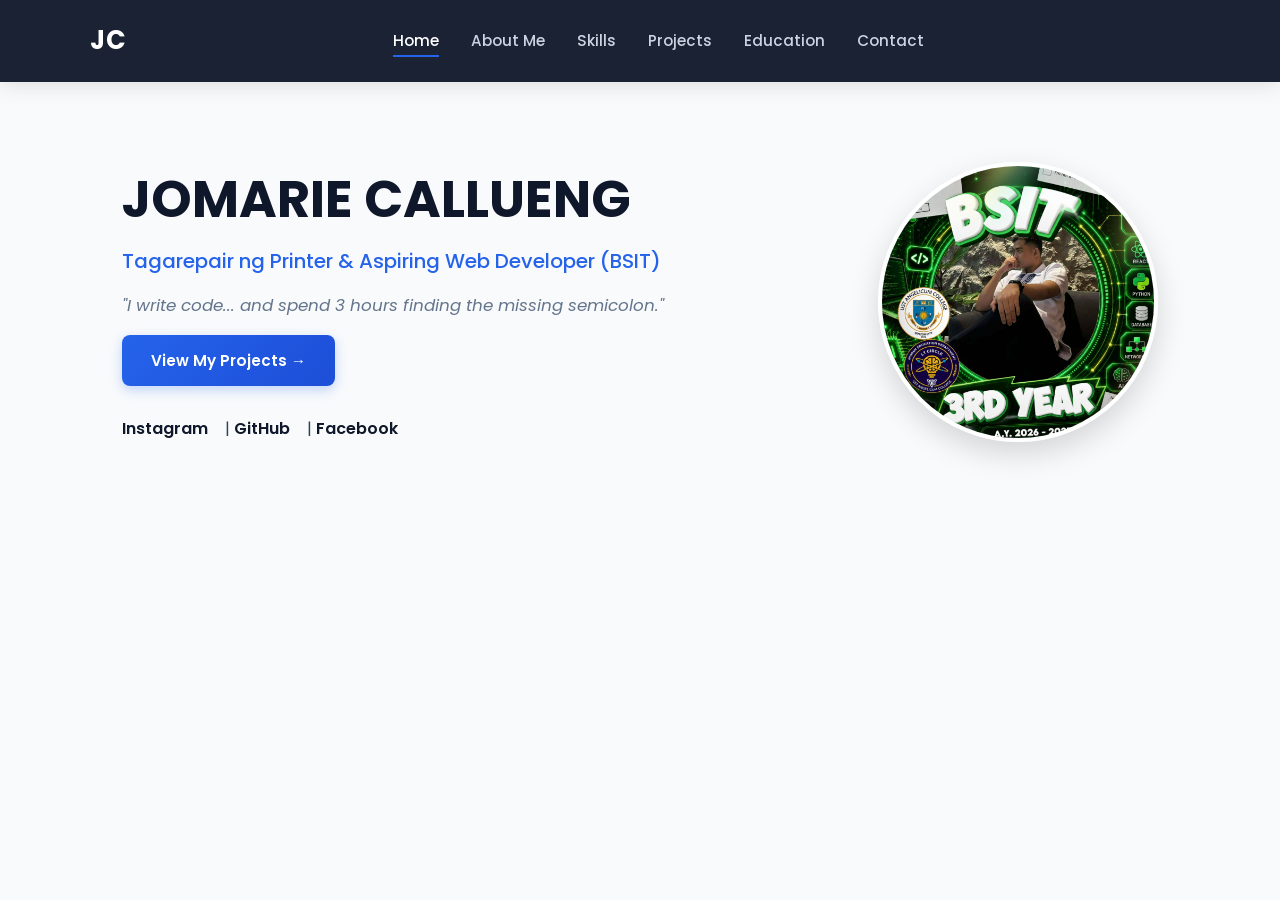
<file: index.html>
<!DOCTYPE html>
<html lang="en">
<head>
    <meta charset="UTF-8">
    <meta name="viewport" content="width=device-width, initial-scale=1.0">
    <title>Jomarie Callueng - Web Portfolio</title>
    <link rel="stylesheet" href="css/style.css">
</head>
<body>
    <header>
        <nav>
            <div class="logo">JC</div>
            <ul class="nav-links">
                <li><a href="index.html" class="active">Home</a></li>
                <li><a href="about.html">About Me</a></li>
                <li><a href="skills.html">Skills</a></li>
                <li><a href="projects.html">Projects</a></li>
                <li><a href="education.html">Education</a></li>
                <li><a href="contact.html">Contact</a></li>
            </ul>
            <div class="hamburger">
                <span></span><span></span><span></span>
            </div>
        </nav>
    </header>

    <main class="hero">
        <div class="hero-content">
            <h1>JOMARIE CALLUENG</h1>
            <h2>Tagarepair ng Printer & Aspiring Web Developer (BSIT)</h2>
            <p>"I write code... and spend 3 hours finding the missing semicolon."</p>
            <a href="projects.html" class="btn">View My Projects &rarr;</a>
            <div class="social-links">
                <a href=https://www.instagram.com/i_di0ma?igsh=YzQyZ3J6N3p2eGRj target="_blank">Instagram</a> | 
                <a href=https://github.com/JomarieCallueng target="_blank">GitHub</a> | 
                <a href=https://www.facebook.com/jo.ma.902575 target="_blank">Facebook</a>
            </div>
        </div>
        <div class="hero-image">
            <img src="images/Me.jpg" alt="Jomarie Callueng Profile Image">
        </div>
    </main>

    <script src="js/script.js"></script>
</body>
</html>
</file>
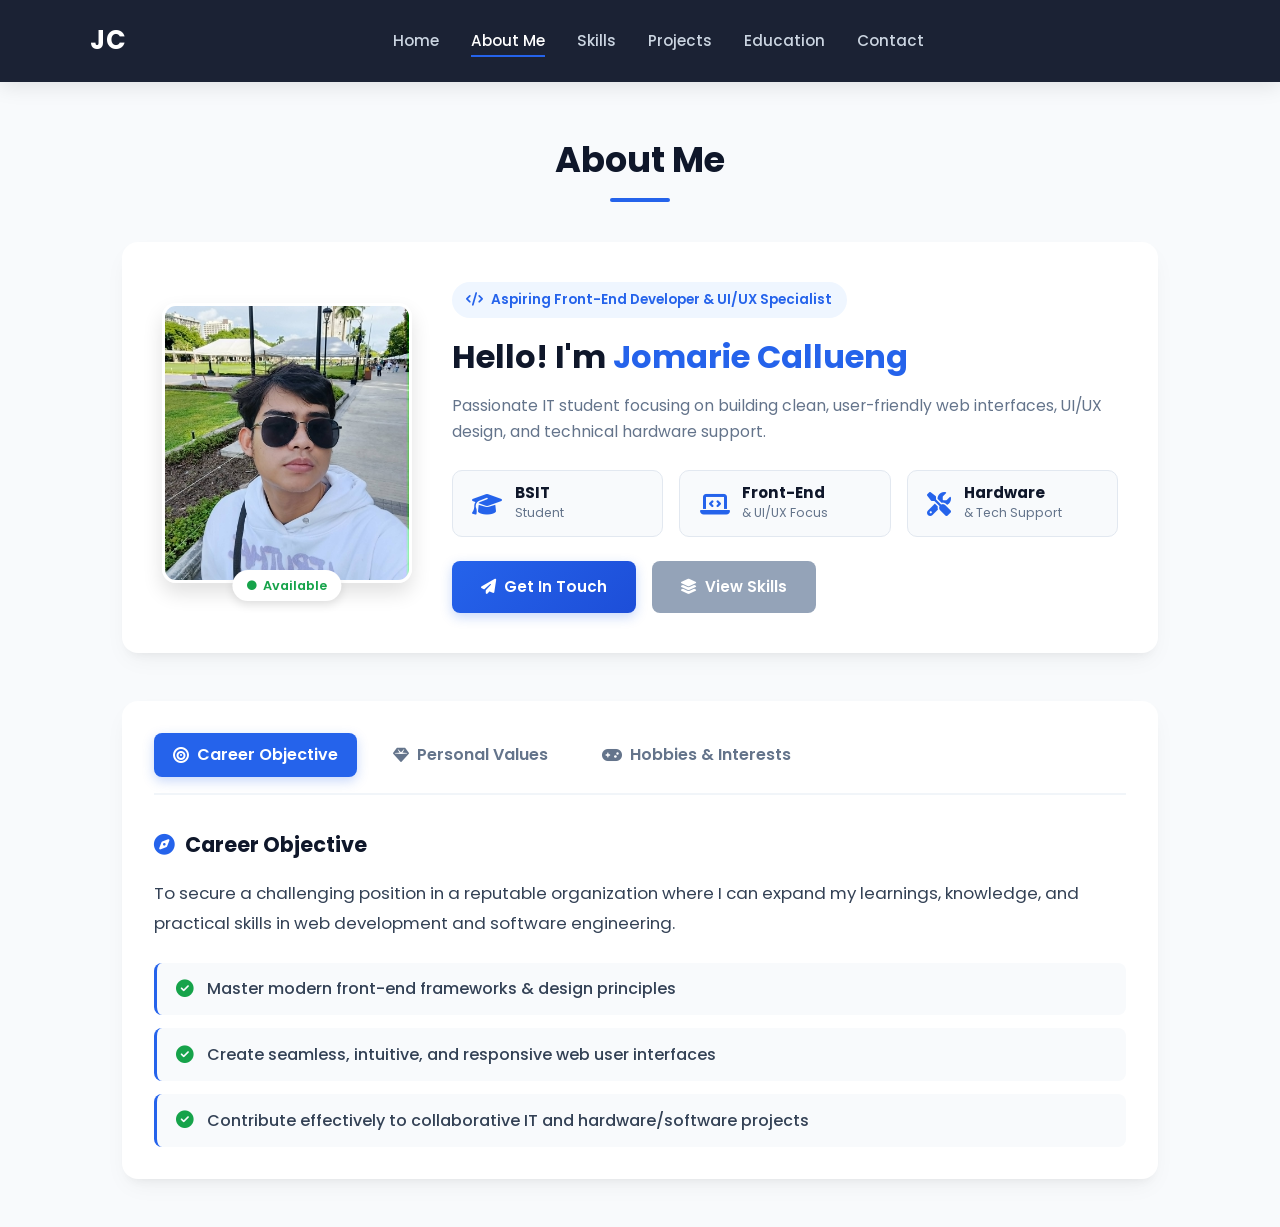
<file: about.html>
<!DOCTYPE html>
<html lang="en">
<head>
    <meta charset="UTF-8">
    <meta name="viewport" content="width=device-width, initial-scale=1.0">
    <title>About Me - Jomarie Callueng</title>
    <link rel="stylesheet" href="css/style.css">
    <!-- Font Awesome Icons -->
    <link rel="stylesheet" href="https://cdnjs.cloudflare.com/ajax/libs/font-awesome/6.4.0/css/all.min.css">
</head>
<body>
    <header>
        <nav>
            <div class="logo">JC</div>
            <ul class="nav-links">
                <li><a href="index.html">Home</a></li>
                <li><a href="about.html" class="active">About Me</a></li>
                <li><a href="skills.html">Skills</a></li>
                <li><a href="projects.html">Projects</a></li>
                <li><a href="education.html">Education</a></li>
                <li><a href="contact.html">Contact</a></li>
            </ul>
            <div class="hamburger">
                <span></span><span></span><span></span>
            </div>
        </nav>
    </header>

    <main class="container">
        <h2 class="page-title">About Me</h2>

        <!-- Profile Highlights Header Card -->
        <div class="about-hero-card">
            <div class="about-img-wrapper">
                <img src="images/Aboutme.jpg" alt="Jomarie Callueng" class="about-img">
                <span class="status-indicator" title="Available for projects"><i class="fa-solid fa-circle"></i> Available</span>
            </div>
            <div class="about-hero-text">
                <span class="role-badge"><i class="fa-solid fa-code"></i> Aspiring Front-End Developer & UI/UX Specialist</span>
                <h2>Hello! I'm <span class="highlight">Jomarie Callueng</span></h2>
                <p class="tagline">Passionate IT student focusing on building clean, user-friendly web interfaces, UI/UX design, and technical hardware support.</p>
                
                <!-- Quick Stats Grid -->
                <div class="quick-stats">
                    <div class="stat-box">
                        <i class="fa-solid fa-graduation-cap"></i>
                        <div>
                            <h4>BSIT</h4>
                            <p>Student</p>
                        </div>
                    </div>
                    <div class="stat-box">
                        <i class="fa-solid fa-laptop-code"></i>
                        <div>
                            <h4>Front-End</h4>
                            <p>& UI/UX Focus</p>
                        </div>
                    </div>
                    <div class="stat-box">
                        <i class="fa-solid fa-screwdriver-wrench"></i>
                        <div>
                            <h4>Hardware</h4>
                            <p>& Tech Support</p>
                        </div>
                    </div>
                </div>

                <div class="about-actions">
                    <a href="contact.html" class="btn"><i class="fa-solid fa-paper-plane"></i> Get In Touch</a>
                    <a href="skills.html" class="btn btn-alt"><i class="fa-solid fa-layer-group"></i> View Skills</a>
                </div>
            </div>
        </div>

        <!-- Interactive Content Tabs -->
        <div class="about-tabs-container">
            <div class="about-tabs-header">
                <button class="about-tab-btn active" data-tab="tab-objective">
                    <i class="fa-solid fa-bullseye"></i> Career Objective
                </button>
                <button class="about-tab-btn" data-tab="tab-values">
                    <i class="fa-solid fa-gem"></i> Personal Values
                </button>
                <button class="about-tab-btn" data-tab="tab-hobbies">
                    <i class="fa-solid fa-gamepad"></i> Hobbies & Interests
                </button>
            </div>

            <div class="about-tab-content">
                
                <!-- Tab 1: Objective -->
                <div class="tab-pane active" id="tab-objective">
                    <div class="pane-card">
                        <h3><i class="fa-solid fa-compass"></i> Career Objective</h3>
                        <p class="lead-text">To secure a challenging position in a reputable organization where I can expand my learnings, knowledge, and practical skills in web development and software engineering.</p>
                        <div class="objective-goals">
                            <div class="goal-item">
                                <i class="fa-solid fa-check-circle"></i>
                                <span>Master modern front-end frameworks & design principles</span>
                            </div>
                            <div class="goal-item">
                                <i class="fa-solid fa-check-circle"></i>
                                <span>Create seamless, intuitive, and responsive web user interfaces</span>
                            </div>
                            <div class="goal-item">
                                <i class="fa-solid fa-check-circle"></i>
                                <span>Contribute effectively to collaborative IT and hardware/software projects</span>
                            </div>
                        </div>
                    </div>
                </div>

                <!-- Tab 2: Personal Values -->
                <div class="tab-pane" id="tab-values">
                    <div class="values-grid">
                        <div class="value-card">
                            <div class="value-icon"><i class="fa-solid fa-shield-halved"></i></div>
                            <h4>Integrity</h4>
                            <p>Upholding honesty, ethical standards, and accountability in every project and team interaction.</p>
                        </div>
                        <div class="value-card">
                            <div class="value-icon"><i class="fa-solid fa-book-bookmark"></i></div>
                            <h4>Continuous Learning</h4>
                            <p>Constantly seeking new knowledge, staying updated with modern web technologies and tech trends.</p>
                        </div>
                        <div class="value-card">
                            <div class="value-icon"><i class="fa-solid fa-arrows-rotate"></i></div>
                            <h4>Adaptability</h4>
                            <p>Quickly adjusting to new tools, environments, hardware troubleshooting, and technical challenges.</p>
                        </div>
                        <div class="value-card">
                            <div class="value-icon"><i class="fa-solid fa-fire"></i></div>
                            <h4>Dedication</h4>
                            <p>Committed to delivering clean code, functional designs, and high-quality results consistently.</p>
                        </div>
                    </div>
                </div>

                <!-- Tab 3: Hobbies & Interests -->
                <div class="tab-pane" id="tab-hobbies">
                    <div class="hobbies-grid">
                        <div class="hobby-card">
                            <i class="fa-solid fa-code"></i>
                            <h4>Coding Side Projects</h4>
                            <p>Building experimental web pages, practicing CSS layouts, and exploring JavaScript interaction.</p>
                        </div>
                        <div class="hobby-card">
                            <i class="fa-solid fa-newspaper"></i>
                            <h4>Reading Tech Blogs</h4>
                            <p>Keeping up with modern UI/UX design trends, hardware specs, and software development news.</p>
                        </div>
                        <div class="hobby-card">
                            <i class="fa-solid fa-headset"></i>
                            <h4>Strategic Video Games</h4>
                            <p>Enhancing critical thinking, problem-solving skills, and rapid decision-making under pressure.</p>
                        </div>
                        <div class="hobby-card">
                            <i class="fa-solid fa-camera"></i>
                            <h4>Photography</h4>
                            <p>Capturing visual details, framing perspectives, and enhancing my eye for visual aesthetics.</p>
                        </div>
                    </div>
                </div>

            </div>
        </div>
    </main>

    <script src="js/script.js"></script>
</body>
</html>
</file>
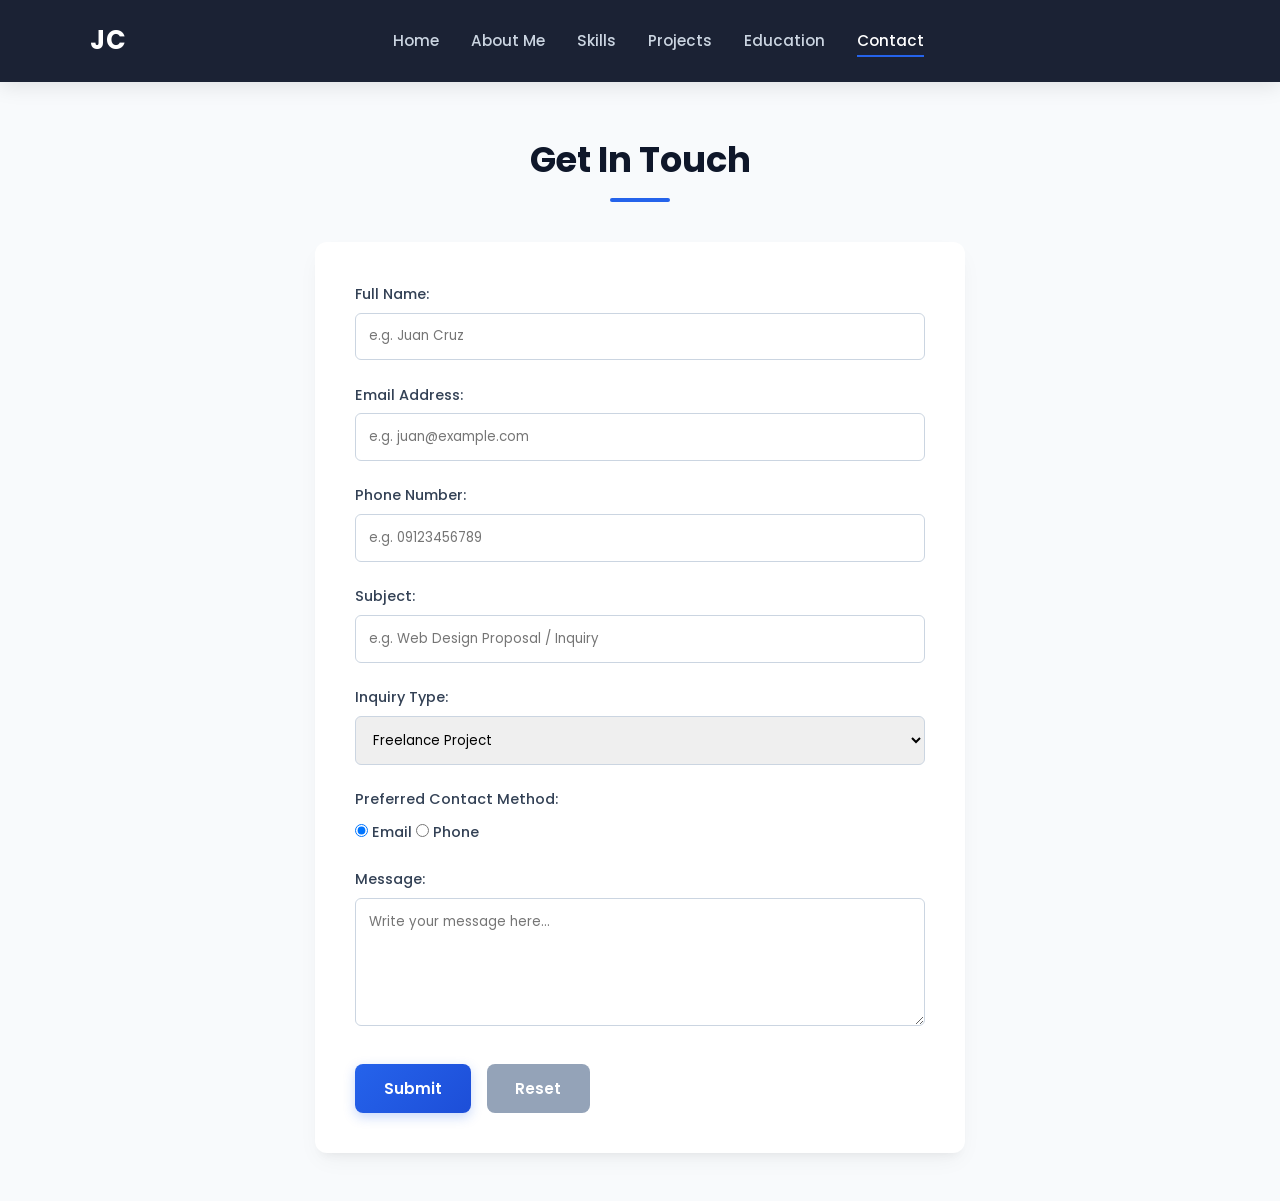
<file: contact.html>
<!DOCTYPE html>
<html lang="en">
<head>
    <meta charset="UTF-8">
    <meta name="viewport" content="width=device-width, initial-scale=1.0">
    <title>Contact - Jomarie Callueng</title>
    <link rel="stylesheet" href="css/style.css">
</head>
<body>
    <header>
        <nav>
            <div class="logo">JC</div>
            <ul class="nav-links">
                <li><a href="index.html">Home</a></li>
                <li><a href="about.html">About Me</a></li>
                <li><a href="skills.html">Skills</a></li>
                <li><a href="projects.html">Projects</a></li>
                <li><a href="education.html">Education</a></li>
                <li><a href="contact.html" class="active">Contact</a></li>
            </ul>
            <div class="hamburger">
                <span></span><span></span><span></span>
            </div>
        </nav>
    </header>

    <main class="container">
        <h2 class="page-title">Get In Touch</h2>
        <form class="contact-form" action="#" method="POST" id="contactForm" novalidate>
            
            <div class="form-group">
                <label for="fullName">Full Name:</label>
                <!-- pattern: Bawal ang numbers, letters at spaces lang -->
                <input type="text" id="fullName" name="fullName" placeholder="e.g. Juan Cruz" pattern="^[a-zA-Z\s]+$" required>
            </div>

            <div class="form-group">
                <label for="email">Email Address:</label>
                <input type="email" id="email" name="email" placeholder="e.g. juan@example.com" required>
            </div>

            <div class="form-group">
                <label for="phone">Phone Number:</label>
                <!-- pattern: 11 digits lang (e.g. 09123456789) -->
                <input type="tel" id="phone" name="phone" placeholder="e.g. 09123456789" maxlength="11" pattern="^[0-9]{11}$" required>
            </div>

            <div class="form-group">
                <label for="subject">Subject:</label>
                <input type="text" id="subject" name="subject" placeholder="e.g. Web Design Proposal / Inquiry" required>
            </div>

            <div class="form-group">
                <label for="inquiryType">Inquiry Type:</label>
                <select id="inquiryType" name="inquiryType">
                    <option value="freelance">Freelance Project</option>
                    <option value="employment">Job Opportunity</option>
                    <option value="general">General Question</option>
                </select>
            </div>

            <div class="form-group">
                <label>Preferred Contact Method:</label>
                <div class="radio-group">
                    <input type="radio" id="contactEmail" name="prefContact" value="email" checked>
                    <label for="contactEmail">Email</label>
                    <input type="radio" id="contactPhone" name="prefContact" value="phone">
                    <label for="contactPhone">Phone</label>
                </div>
            </div>

            <div class="form-group">
                <label for="message">Message:</label>
                <textarea id="message" name="message" rows="5" placeholder="Write your message here..." required></textarea>
            </div>

            <div class="form-actions">
                <button type="submit" class="btn">Submit</button>
                <button type="reset" class="btn btn-alt">Reset</button>
            </div>
        </form>
    </main>

    <script src="js/script.js"></script>
</body>
</html>
</file>
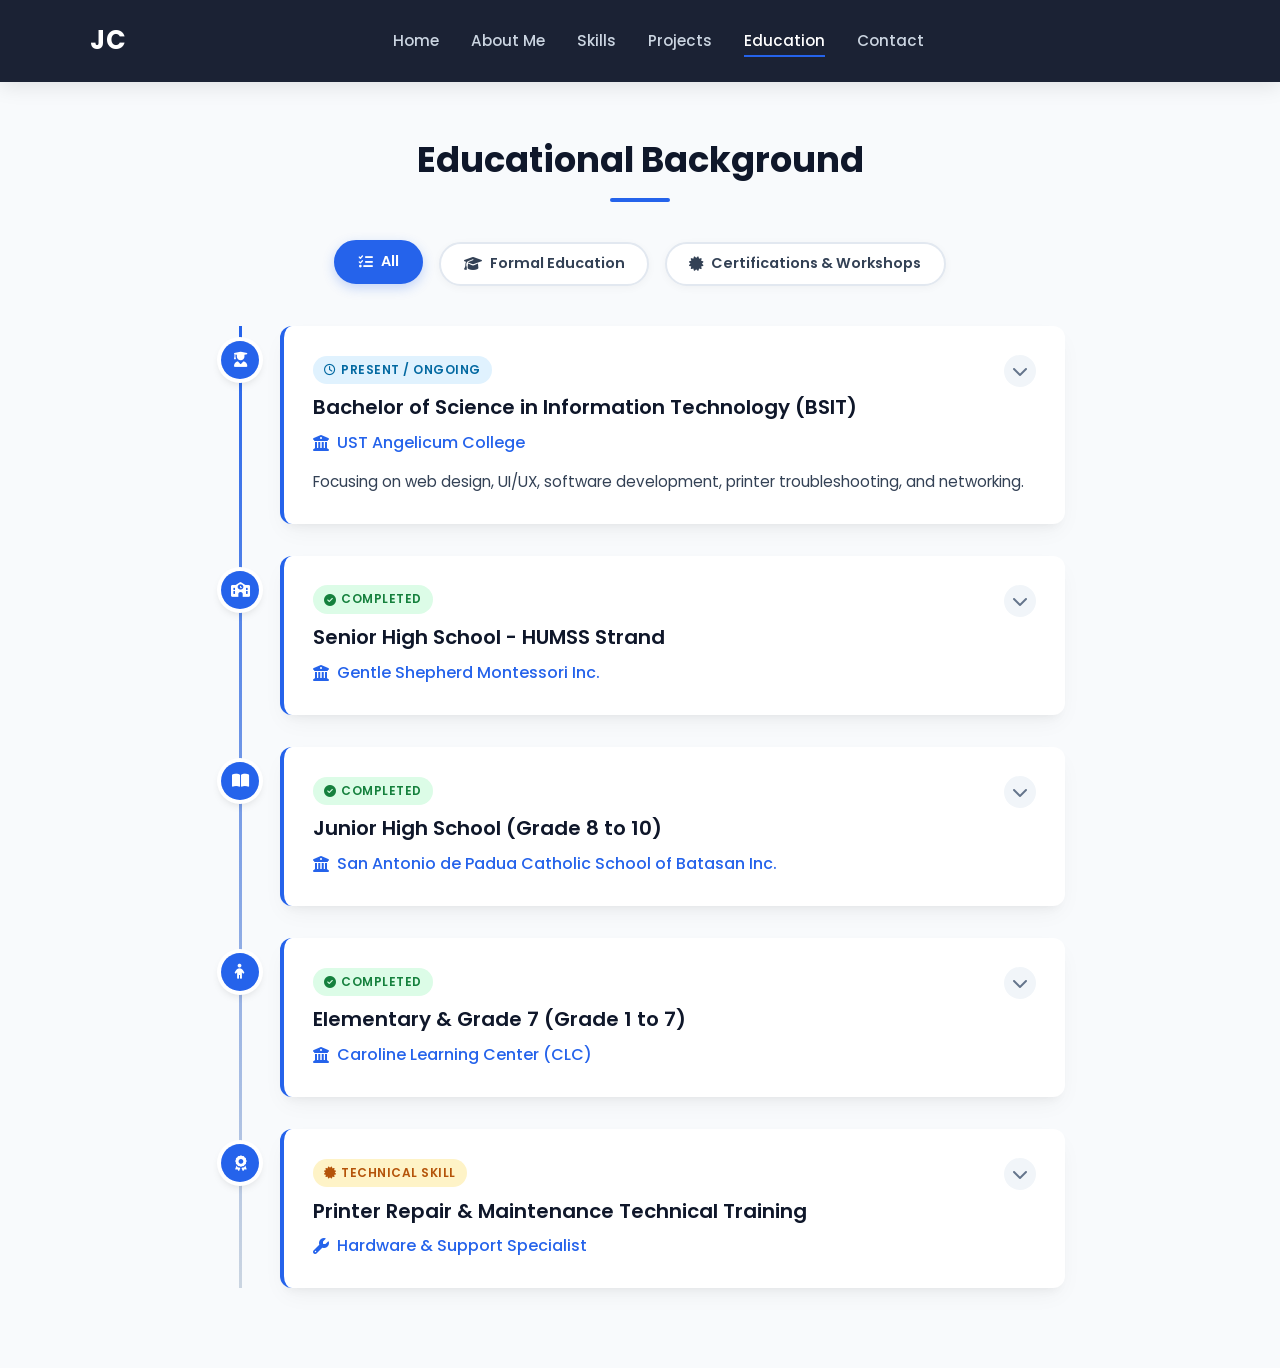
<file: education.html>
<!DOCTYPE html>
<html lang="en">
<head>
    <meta charset="UTF-8">
    <meta name="viewport" content="width=device-width, initial-scale=1.0">
    <title>Education - Jomarie Callueng</title>
    <link rel="stylesheet" href="css/style.css">
    <!-- Font Awesome Icons -->
    <link rel="stylesheet" href="https://cdnjs.cloudflare.com/ajax/libs/font-awesome/6.4.0/css/all.min.css">
</head>
<body>
    <header>
        <nav>
            <div class="logo">JC</div>
            <ul class="nav-links">
                <li><a href="index.html">Home</a></li>
                <li><a href="about.html">About Me</a></li>
                <li><a href="skills.html">Skills</a></li>
                <li><a href="projects.html">Projects</a></li>
                <li><a href="education.html" class="active">Education</a></li>
                <li><a href="contact.html">Contact</a></li>
            </ul>
            <div class="hamburger">
                <span></span><span></span><span></span>
            </div>
        </nav>
    </header>

    <main class="container">
        <h2 class="page-title">Educational Background</h2>

        <!-- Interactive Filter Tabs -->
        <div class="edu-filter-tabs">
            <button class="filter-btn active" data-filter="all"><i class="fa-solid fa-list-check"></i> All</button>
            <button class="filter-btn" data-filter="formal"><i class="fa-solid fa-graduation-cap"></i> Formal Education</button>
            <button class="filter-btn" data-filter="training"><i class="fa-solid fa-certificate"></i> Certifications & Workshops</button>
        </div>

        <div class="timeline">
            <!-- College -->
            <div class="timeline-item formal" data-category="formal">
                <div class="timeline-marker"><i class="fa-solid fa-user-graduate"></i></div>
                <div class="timeline-content expandable-card">
                    <div class="card-header">
                        <div>
                            <span class="status-badge ongoing"><i class="fa-regular fa-clock"></i> Present / Ongoing</span>
                            <h3>Bachelor of Science in Information Technology (BSIT)</h3>
                            <h4 class="school-name"><i class="fa-solid fa-building-columns"></i> UST Angelicum College</h4>
                        </div>
                        <div class="expand-icon"><i class="fa-solid fa-chevron-down"></i></div>
                    </div>
                    <p class="summary">Focusing on web design, UI/UX, software development, printer troubleshooting, and networking.</p>

                    <!-- Expandable Details -->
                    <div class="card-details">
                        <hr class="divider">
                        <h5><i class="fa-solid fa-star"></i> Key Focus Areas & Skills:</h5>
                        <div class="skills-tags">
                            <span class="tag">Web Development</span>
                            <span class="tag">UI/UX Design</span>
                            <span class="tag">Hardware & Printer Repair</span>
                            <span class="tag">Networking</span>
                            <span class="tag">Database Systems</span>
                        </div>
                    </div>
                </div>
            </div>

            <!-- SHS -->
            <div class="timeline-item formal" data-category="formal">
                <div class="timeline-marker"><i class="fa-solid fa-school"></i></div>
                <div class="timeline-content expandable-card">
                    <div class="card-header">
                        <div>
                            <span class="status-badge completed"><i class="fa-solid fa-circle-check"></i> Completed</span>
                            <h3>Senior High School - HUMSS Strand</h3>
                            <h4 class="school-name"><i class="fa-solid fa-building-columns"></i> Gentle Shepherd Montessori Inc.</h4>
                        </div>
                        <div class="expand-icon"><i class="fa-solid fa-chevron-down"></i></div>
                    </div>

                    <!-- Expandable Details -->
                    <div class="card-details">
                        <hr class="divider">
                        <p class="contact-info"><i class="fa-solid fa-location-dot"></i> <strong>Address:</strong> Siling Matanda, Angat-Pandi Road, Pandi, Bulacan</p>
                        <p class="contact-info"><i class="fa-solid fa-phone"></i> <strong>Contact:</strong> +63 906 432 1322</p>
                        <p class="contact-info"><i class="fa-solid fa-envelope"></i> <strong>Email:</strong> gentle.shepherd@yahoo.com</p>
                        <h5><i class="fa-solid fa-star"></i> Key Focus:</h5>
                        <div class="skills-tags">
                            <span class="tag">Humanities & Social Sciences</span>
                            <span class="tag">Communication</span>
                            <span class="tag">Critical Thinking</span>
                        </div>
                    </div>
                </div>
            </div>

            <!-- JHS -->
            <div class="timeline-item formal" data-category="formal">
                <div class="timeline-marker"><i class="fa-solid fa-book-open"></i></div>
                <div class="timeline-content expandable-card">
                    <div class="card-header">
                        <div>
                            <span class="status-badge completed"><i class="fa-solid fa-circle-check"></i> Completed</span>
                            <h3>Junior High School (Grade 8 to 10)</h3>
                            <h4 class="school-name"><i class="fa-solid fa-building-columns"></i> San Antonio de Padua Catholic School of Batasan Inc.</h4>
                        </div>
                        <div class="expand-icon"><i class="fa-solid fa-chevron-down"></i></div>
                    </div>

                    <!-- Expandable Details -->
                    <div class="card-details">
                        <hr class="divider">
                        <p class="contact-info"><i class="fa-solid fa-location-dot"></i> <strong>Address:</strong> Lots 1C and 1D, Block 11, San Mateo-Batasan Road, Batasan Hills, Quezon City</p>
                        <p class="contact-info"><i class="fa-solid fa-phone"></i> <strong>Contact:</strong> 7117-4923 / 0935-226-8631</p>
                        <p class="contact-info"><i class="fa-solid fa-envelope"></i> <strong>Email:</strong> sadpcs.batasan@gmail.com</p>
                    </div>
                </div>
            </div>

            <!-- Elementary -->
            <div class="timeline-item formal" data-category="formal">
                <div class="timeline-marker"><i class="fa-solid fa-child"></i></div>
                <div class="timeline-content expandable-card">
                    <div class="card-header">
                        <div>
                            <span class="status-badge completed"><i class="fa-solid fa-circle-check"></i> Completed</span>
                            <h3>Elementary & Grade 7 (Grade 1 to 7)</h3>
                            <h4 class="school-name"><i class="fa-solid fa-building-columns"></i> Caroline Learning Center (CLC)</h4>
                        </div>
                        <div class="expand-icon"><i class="fa-solid fa-chevron-down"></i></div>
                    </div>

                    <!-- Expandable Details -->
                    <div class="card-details">
                        <hr class="divider">
                        <p class="contact-info"><i class="fa-solid fa-location-dot"></i> <strong>Address:</strong> Filinvest 1 Road, Quezon City, Metro Manila</p>
                        <p class="contact-info"><i class="fa-solid fa-phone"></i> <strong>Contact:</strong> (02) 3430 7001</p>
                    </div>
                </div>
            </div>

            <!-- Sample Certification (Pwede mong papalitan/idagdag) -->
            <div class="timeline-item training" data-category="training">
                <div class="timeline-marker"><i class="fa-solid fa-award"></i></div>
                <div class="timeline-content expandable-card">
                    <div class="card-header">
                        <div>
                            <span class="status-badge certified"><i class="fa-solid fa-certificate"></i> Technical Skill</span>
                            <h3>Printer Repair & Maintenance Technical Training</h3>
                            <h4 class="school-name"><i class="fa-solid fa-wrench"></i> Hardware & Support Specialist</h4>
                        </div>
                        <div class="expand-icon"><i class="fa-solid fa-chevron-down"></i></div>
                    </div>
                    <!-- Expandable Details -->
                    <div class="card-details">
                        <hr class="divider">
                        <p class="summary">Practical hands-on experience in printer disassembly, cartridge refilling, head cleaning, and mechanical troubleshooting.</p>
                        <div class="skills-tags">
                            <span class="tag">Printer Hardware</span>
                            <span class="tag">Troubleshooting</span>
                            <span class="tag">Maintenance</span>
                        </div>
                    </div>
                </div>
            </div>

        </div>
    </main>

    <script src="js/script.js"></script>
</body>
</html>
</file>
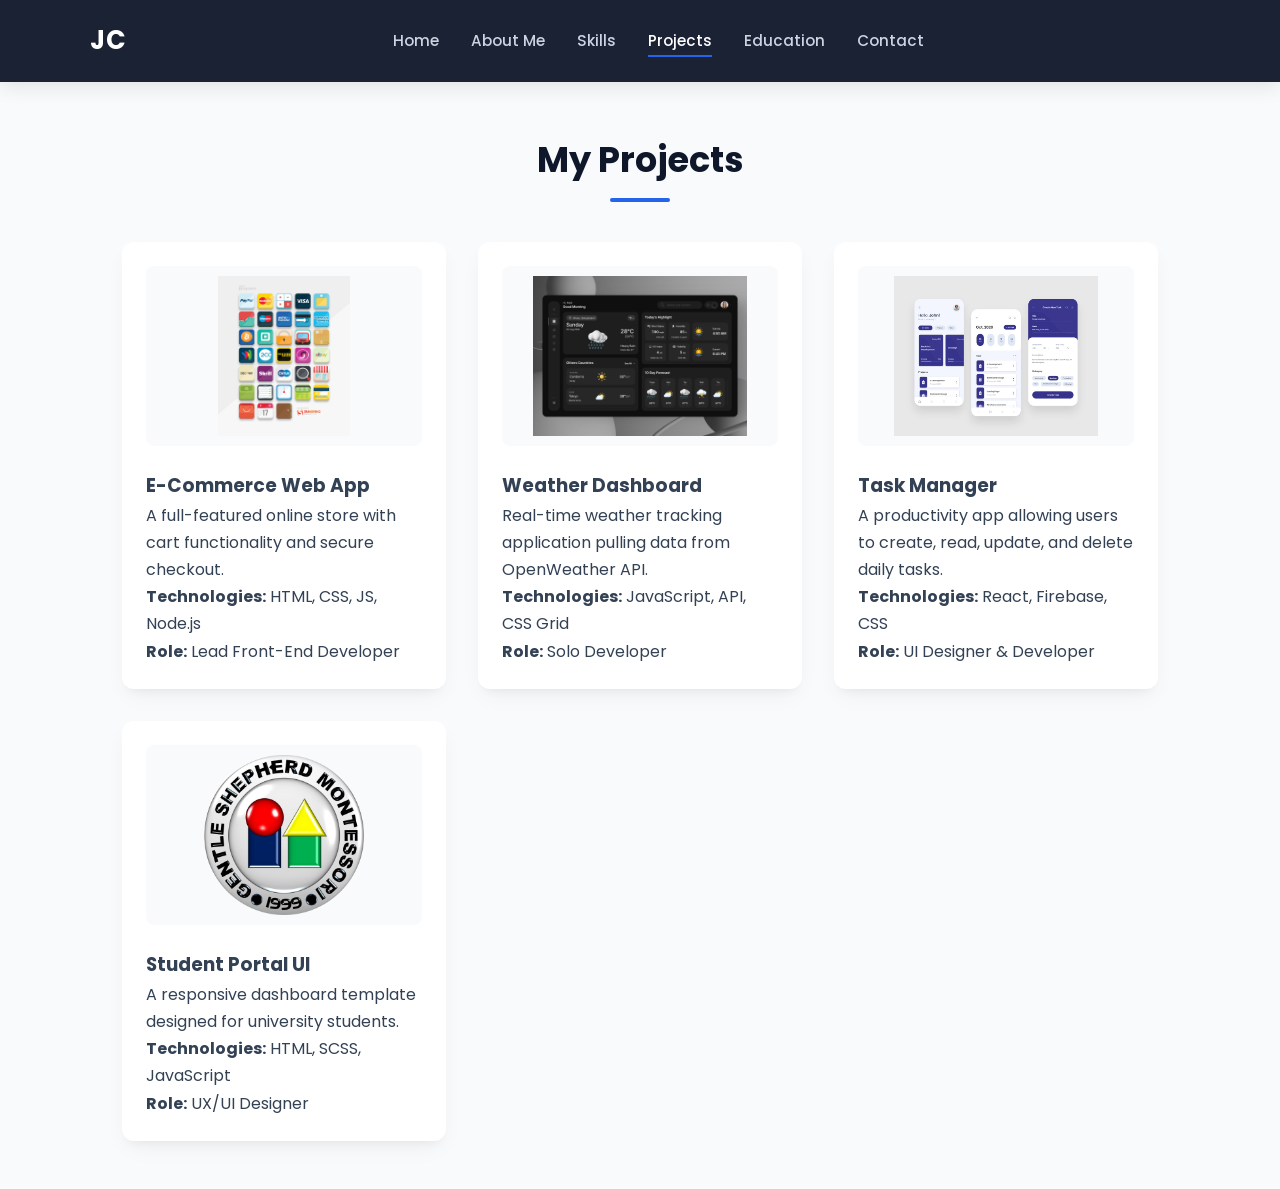
<file: projects.html>
<!DOCTYPE html>
<html lang="en">
<head>
    <meta charset="UTF-8">
    <meta name="viewport" content="width=device-width, initial-scale=1.0">
    <title>Projects - Jomarie Callueng</title>
    <link rel="stylesheet" href="css/style.css">
</head>
<body>
    <header>
        <nav>
            <div class="logo">JC</div>
            <ul class="nav-links">
                <li><a href="index.html">Home</a></li>
                <li><a href="about.html">About Me</a></li>
                <li><a href="skills.html">Skills</a></li>
                <li><a href="projects.html" class="active">Projects</a></li>
                <li><a href="education.html">Education</a></li>
                <li><a href="contact.html">Contact</a></li>
            </ul>
            <div class="hamburger">
                <span></span><span></span><span></span>
            </div>
        </nav>
    </header>

    <main class="container">
        <h2 class="page-title">My Projects</h2>
        <div class="projects-grid">
            <!-- Project 1 -->
            <article class="project-card">
                <img src="images/E Commerce Application.png" alt="E-Commerce App">
                <h3>E-Commerce Web App</h3>
                <p>A full-featured online store with cart functionality and secure checkout.</p>
                <p><strong>Technologies:</strong> HTML, CSS, JS, Node.js</p>
                <p><strong>Role:</strong> Lead Front-End Developer</p>
            </article>
            
            <!-- Project 2 -->
            <article class="project-card">
                <img src="images/Weather Dashboard.png" alt="Weather Dashboard">
                <h3>Weather Dashboard</h3>
                <p>Real-time weather tracking application pulling data from OpenWeather API.</p>
                <p><strong>Technologies:</strong> JavaScript, API, CSS Grid</p>
                <p><strong>Role:</strong> Solo Developer</p>
            </article>

            <!-- Project 3 -->
            <article class="project-card">
                <img src="images/Task Manager.jpg" alt="Task Manager">
                <h3>Task Manager</h3>
                <p>A productivity app allowing users to create, read, update, and delete daily tasks.</p>
                <p><strong>Technologies:</strong> React, Firebase, CSS</p>
                <p><strong>Role:</strong> UI Designer & Developer</p>
            </article>

            <!-- Project 4 -->
            <article class="project-card">
                <img src="images/GSMI-modified.png" alt="School Portal">
                <h3>Student Portal UI</h3>
                <p>A responsive dashboard template designed for university students.</p>
                <p><strong>Technologies:</strong> HTML, SCSS, JavaScript</p>
                <p><strong>Role:</strong> UX/UI Designer</p>
            </article>
        </div>
    </main>

    <script src="js/script.js"></script>
</body>
</html>
</file>
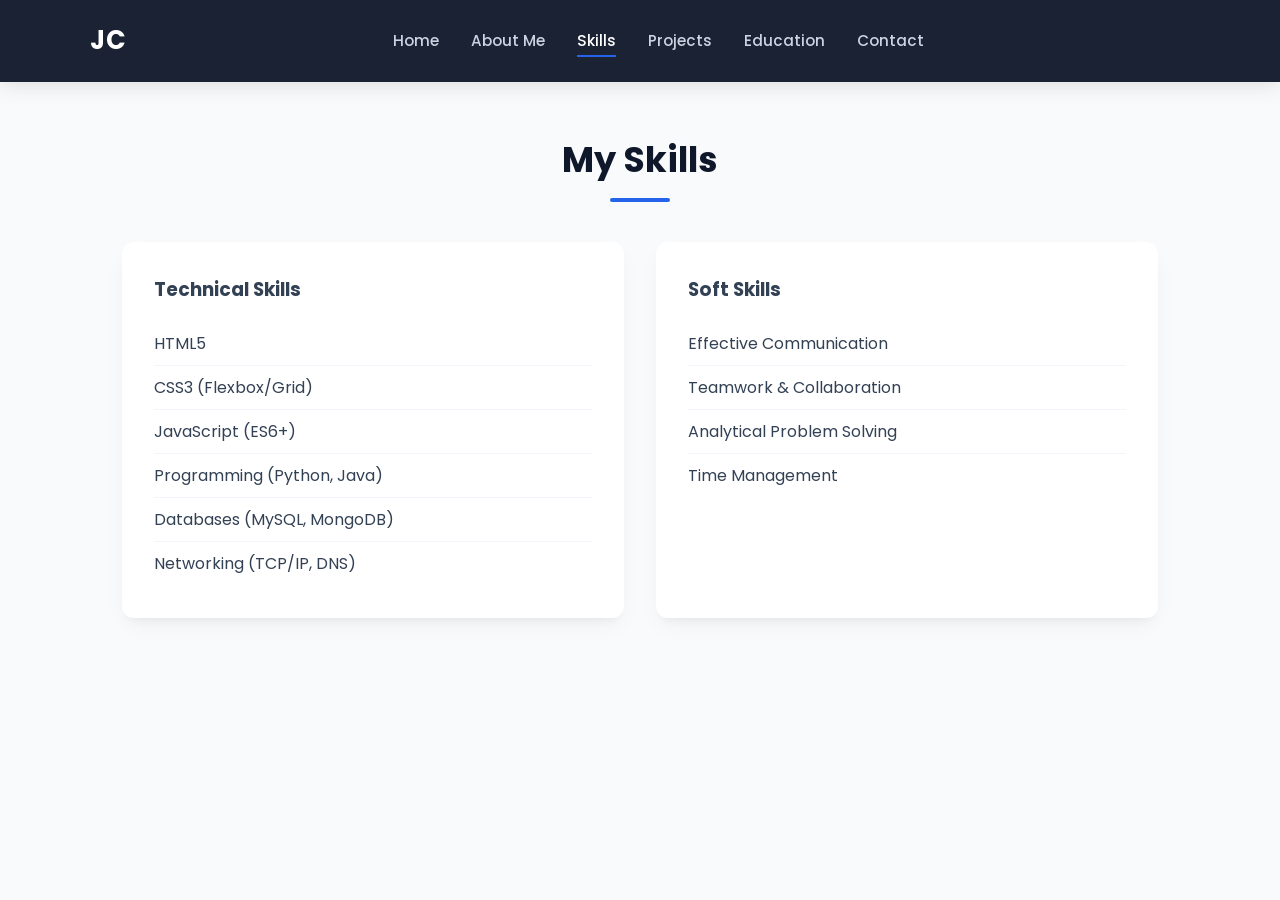
<file: skills.html>
<!DOCTYPE html>
<html lang="en">
<head>
    <meta charset="UTF-8">
    <meta name="viewport" content="width=device-width, initial-scale=1.0">
    <title>Skills - Jomarie Callueng</title>
    <link rel="stylesheet" href="css/style.css">
</head>
<body>
    <header>
        <nav>
            <div class="logo">JC</div>
            <ul class="nav-links">
                <li><a href="index.html">Home</a></li>
                <li><a href="about.html">About Me</a></li>
                <li><a href="skills.html" class="active">Skills</a></li>
                <li><a href="projects.html">Projects</a></li>
                <li><a href="education.html">Education</a></li>
                <li><a href="contact.html">Contact</a></li>
            </ul>
            <div class="hamburger">
                <span></span><span></span><span></span>
            </div>
        </nav>
    </header>

    <main class="container">
        <h2 class="page-title">My Skills</h2>
        <div class="skills-grid">
            <section class="skill-category">
                <h3>Technical Skills</h3>
                <ul class="skill-list">
                    <li>HTML5</li>
                    <li>CSS3 (Flexbox/Grid)</li>
                    <li>JavaScript (ES6+)</li>
                    <li>Programming (Python, Java)</li>
                    <li>Databases (MySQL, MongoDB)</li>
                    <li>Networking (TCP/IP, DNS)</li>
                </ul>
            </section>
            
            <section class="skill-category">
                <h3>Soft Skills</h3>
                <ul class="skill-list">
                    <li>Effective Communication</li>
                    <li>Teamwork & Collaboration</li>
                    <li>Analytical Problem Solving</li>
                    <li>Time Management</li>
                </ul>
            </section>
        </div>
    </main>

    <script src="js/script.js"></script>
</body>
</html>
</file>
<file: css/style.css>
/* Google Fonts Import */
@import url('https://fonts.googleapis.com/css2?family=Poppins:wght@300;400;500;600;700&display=swap');

/* Globals & Typography */
:root {
    --primary-color: #0f172a;
    --accent-color: #2563eb;
    --accent-hover: #1d4ed8;
    --bg-color: #f8fafc;
    --card-bg: #ffffff;
    --text-color: #334155;
    --text-light: #64748b;
    --shadow: 0 10px 25px -5px rgba(0, 0, 0, 0.05), 0 8px 10px -6px rgba(0, 0, 0, 0.05);
    --shadow-hover: 0 20px 25px -5px rgba(0, 0, 0, 0.1), 0 8px 10px -6px rgba(0, 0, 0, 0.04);
}

* {
    margin: 0;
    padding: 0;
    box-sizing: border-box;
    font-family: 'Poppins', sans-serif;
}

body {
    background-color: var(--bg-color);
    color: var(--text-color);
    line-height: 1.7;
}

.container {
    max-width: 1100px;
    margin: 0 auto;
    padding: 3rem 2rem;
}

.page-title {
    text-align: center;
    font-size: 2.2rem;
    font-weight: 700;
    margin-bottom: 2.5rem;
    color: var(--primary-color);
    position: relative;
}

.page-title::after {
    content: '';
    display: block;
    width: 60px;
    height: 4px;
    background: var(--accent-color);
    margin: 0.5rem auto 0;
    border-radius: 2px;
}

/* Navigation */
header {
    background-color: rgba(15, 23, 42, 0.95);
    backdrop-filter: blur(8px);
    padding: 1.2rem 2rem;
    position: sticky;
    top: 0;
    z-index: 1000;
    box-shadow: 0 4px 20px rgba(0,0,0,0.1);
}

nav {
    display: flex;
    justify-content: space-between;
    align-items: center;
    max-width: 1100px;
    margin: 0 auto;
}

.logo {
    color: #fff;
    font-size: 1.6rem;
    font-weight: 700;
    letter-spacing: 1px;
}

.nav-links {
    list-style: none;
    display: flex;
    gap: 2rem;
    margin: 0 auto;
}

.nav-links a {
    color: #cbd5e1;
    text-decoration: none;
    font-weight: 500;
    font-size: 0.95rem;
    transition: all 0.3s ease;
}

.nav-links a:hover, .nav-links a.active {
    color: #fff;
    border-bottom: 2px solid var(--accent-color);
    padding-bottom: 4px;
}

.hamburger {
    display: none;
    flex-direction: column;
    cursor: pointer;
    gap: 5px;
}

.hamburger span {
    width: 25px;
    height: 3px;
    background-color: #fff;
    border-radius: 2px;
}

/* Buttons */
.btn {
    display: inline-block;
    padding: 0.8rem 1.8rem;
    background: linear-gradient(135deg, var(--accent-color), var(--accent-hover));
    color: #fff;
    text-decoration: none;
    border: none;
    border-radius: 8px;
    cursor: pointer;
    font-size: 0.95rem;
    font-weight: 600;
    margin-top: 1rem;
    box-shadow: 0 4px 12px rgba(37, 99, 235, 0.25);
    transition: all 0.3s ease;
}

.btn-alt {
    background: #94a3b8;
    box-shadow: none;
}

.btn:hover {
    transform: translateY(-2px);
    box-shadow: 0 6px 18px rgba(37, 99, 235, 0.35);
}

/* Hero Section (Home) */
.hero {
    display: flex;
    align-items: center;
    justify-content: space-between;
    max-width: 1100px;
    margin: 5rem auto;
    padding: 0 2rem;
}

.hero-content h1 {
    font-size: 3.2rem;
    font-weight: 700;
    color: var(--primary-color);
    line-height: 1.2;
}

.hero-content h2 {
    color: var(--accent-color);
    font-size: 1.25rem;
    font-weight: 500;
    margin: 0.8rem 0;
}

.hero-content p {
    color: var(--text-light);
    font-size: 1.05rem;
    font-style: italic;
}

.social-links {
    margin-top: 1.8rem;
}

.social-links a {
    color: var(--primary-color);
    text-decoration: none;
    font-weight: 600;
    margin-right: 0.8rem;
    transition: color 0.3s;
}

.social-links a:hover {
    color: var(--accent-color);
}

.hero-image img {
    width: 280px;
    height: 280px;
    border-radius: 50%;
    object-fit: cover;
    border: 4px solid #fff;
    box-shadow: 0 12px 30px rgba(0,0,0,0.15);
}

/* Cards (Skills, Projects, Form) */
.skill-category, .project-card, .contact-form {
    background: var(--card-bg);
    border-radius: 12px;
    box-shadow: var(--shadow);
    transition: all 0.3s ease;
}

.skill-category:hover, .project-card:hover {
    transform: translateY(-5px);
    box-shadow: var(--shadow-hover);
}

/* Interactive About Me Section */
.about-hero-card {
    background: var(--card-bg);
    border-radius: 16px;
    padding: 2.5rem;
    box-shadow: var(--shadow);
    display: flex;
    gap: 2.5rem;
    align-items: center;
    margin-bottom: 3rem;
    transition: all 0.3s ease;
}

.about-img-wrapper {
    position: relative;
    flex-shrink: 0;
}

.about-img {
    width: 250px;
    height: 280px;
    border-radius: 14px;
    object-fit: cover;
    box-shadow: 0 10px 20px rgba(0, 0, 0, 0.12);
    border: 3px solid #ffffff;
}

.status-indicator {
    position: absolute;
    bottom: -10px;
    left: 50%;
    transform: translateX(-50%);
    background: #ffffff;
    color: #16a34a;
    font-size: 0.8rem;
    font-weight: 600;
    padding: 0.3rem 0.9rem;
    border-radius: 20px;
    box-shadow: 0 4px 10px rgba(0, 0, 0, 0.1);
    display: flex;
    align-items: center;
    gap: 0.4rem;
    white-space: nowrap;
}

.status-indicator i {
    font-size: 0.6rem;
    animation: pulse 1.5s infinite;
}

@keyframes pulse {
    0% { opacity: 0.4; }
    50% { opacity: 1; }
    100% { opacity: 0.4; }
}

.about-hero-text {
    flex: 1;
}

.role-badge {
    display: inline-flex;
    align-items: center;
    gap: 0.5rem;
    background: #eff6ff;
    color: var(--accent-color);
    font-size: 0.85rem;
    font-weight: 600;
    padding: 0.4rem 0.9rem;
    border-radius: 20px;
    margin-bottom: 0.8rem;
}

.about-hero-text h2 {
    font-size: 2rem;
    color: var(--primary-color);
    margin-bottom: 0.5rem;
}

.about-hero-text .highlight {
    color: var(--accent-color);
}

.tagline {
    color: var(--text-light);
    font-size: 0.98rem;
    margin-bottom: 1.5rem;
}

.quick-stats {
    display: flex;
    gap: 1rem;
    margin-bottom: 1.5rem;
    flex-wrap: wrap;
}

.stat-box {
    background: #f8fafc;
    border: 1px solid #e2e8f0;
    padding: 0.8rem 1.2rem;
    border-radius: 10px;
    display: flex;
    align-items: center;
    gap: 0.8rem;
    flex: 1;
    min-width: 130px;
    transition: transform 0.3s ease;
}

.stat-box:hover {
    transform: translateY(-3px);
    border-color: var(--accent-color);
}

.stat-box i {
    font-size: 1.5rem;
    color: var(--accent-color);
}

.stat-box h4 {
    font-size: 0.95rem;
    color: var(--primary-color);
    line-height: 1.2;
}

.stat-box p {
    font-size: 0.78rem;
    color: var(--text-light);
}

.about-actions {
    display: flex;
    gap: 1rem;
    flex-wrap: wrap;
}

.about-actions .btn {
    margin-top: 0;
    display: flex;
    align-items: center;
    gap: 0.5rem;
}

.about-tabs-container {
    background: var(--card-bg);
    border-radius: 16px;
    box-shadow: var(--shadow);
    padding: 2rem;
}

.about-tabs-header {
    display: flex;
    gap: 1rem;
    border-bottom: 2px solid #f1f5f9;
    padding-bottom: 1rem;
    margin-bottom: 2rem;
    flex-wrap: wrap;
}

.about-tab-btn {
    background: none;
    border: none;
    font-size: 1rem;
    font-weight: 600;
    color: var(--text-light);
    padding: 0.6rem 1.2rem;
    border-radius: 8px;
    cursor: pointer;
    transition: all 0.3s ease;
    display: flex;
    align-items: center;
    gap: 0.5rem;
}

.about-tab-btn:hover {
    color: var(--accent-color);
    background: #f1f5f9;
}

.about-tab-btn.active {
    color: #ffffff;
    background: var(--accent-color);
    box-shadow: 0 4px 12px rgba(37, 99, 235, 0.25);
}

.tab-pane {
    display: none;
    animation: fadeIn 0.4s ease-in-out;
}

.tab-pane.active {
    display: block;
}

@keyframes fadeIn {
    from { opacity: 0; transform: translateY(8px); }
    to { opacity: 1; transform: translateY(0); }
}

.pane-card h3 {
    font-size: 1.3rem;
    color: var(--primary-color);
    margin-bottom: 1rem;
    display: flex;
    align-items: center;
    gap: 0.6rem;
}

.pane-card h3 i {
    color: var(--accent-color);
}

.lead-text {
    font-size: 1.05rem;
    color: var(--text-color);
    line-height: 1.8;
    margin-bottom: 1.5rem;
}

.objective-goals {
    display: flex;
    flex-direction: column;
    gap: 0.8rem;
}

.goal-item {
    display: flex;
    align-items: center;
    gap: 0.8rem;
    font-weight: 500;
    color: var(--text-color);
    background: #f8fafc;
    padding: 0.8rem 1.2rem;
    border-radius: 8px;
    border-left: 3px solid var(--accent-color);
}

.goal-item i {
    color: #16a34a;
    font-size: 1.1rem;
}

.values-grid, .hobbies-grid {
    display: grid;
    grid-template-columns: repeat(auto-fit, minmax(220px, 1fr));
    gap: 1.5rem;
}

.value-card {
    background: #f8fafc;
    border: 1px solid #e2e8f0;
    border-radius: 12px;
    padding: 1.5rem;
    transition: all 0.3s ease;
}

.value-card:hover {
    transform: translateY(-5px);
    border-color: var(--accent-color);
    box-shadow: 0 8px 20px rgba(0,0,0,0.06);
}

.value-icon {
    width: 48px;
    height: 48px;
    background: #eff6ff;
    color: var(--accent-color);
    border-radius: 10px;
    display: flex;
    align-items: center;
    justify-content: center;
    font-size: 1.3rem;
    margin-bottom: 1rem;
}

.value-card h4 {
    font-size: 1.1rem;
    color: var(--primary-color);
    margin-bottom: 0.5rem;
}

.value-card p {
    font-size: 0.88rem;
    color: var(--text-light);
    line-height: 1.6;
}

.hobby-card {
    background: #ffffff;
    border: 1px solid #e2e8f0;
    border-radius: 12px;
    padding: 1.5rem;
    text-align: center;
    transition: all 0.3s ease;
}

.hobby-card:hover {
    background: #eff6ff;
    border-color: var(--accent-color);
    transform: translateY(-5px);
}

.hobby-card i {
    font-size: 2.2rem;
    color: var(--accent-color);
    margin-bottom: 0.8rem;
}

.hobby-card h4 {
    font-size: 1.05rem;
    color: var(--primary-color);
    margin-bottom: 0.4rem;
}

.hobby-card p {
    font-size: 0.85rem;
    color: var(--text-light);
}

/* Skills Section */
.skills-grid {
    display: grid;
    grid-template-columns: 1fr 1fr;
    gap: 2rem;
}

.skill-category {
    padding: 2rem;
}

.skill-list {
    list-style: none;
    margin-top: 1rem;
}

.skill-list li {
    padding: 0.5rem 0;
    border-bottom: 1px solid #f1f5f9;
    color: var(--text-color);
}

.skill-list li:last-child {
    border-bottom: none;
}

/* Projects Section */
.projects-grid {
    display: grid;
    grid-template-columns: repeat(auto-fit, minmax(280px, 1fr));
    gap: 2rem;
}

.project-card {
    padding: 1.5rem;
}

.project-card img {
    width: 100%;
    height: 180px;
    object-fit: contain;
    background-color: #f8fafc;
    padding: 10px;
    border-radius: 8px;
    margin-bottom: 1rem;
}

/* Interactive Education Section */
.edu-filter-tabs {
    display: flex;
    justify-content: center;
    gap: 1rem;
    margin-bottom: 2.5rem;
    flex-wrap: wrap;
}

.filter-btn {
    background: #ffffff;
    border: 2px solid #e2e8f0;
    color: var(--text-color);
    padding: 0.6rem 1.4rem;
    border-radius: 30px;
    font-weight: 600;
    font-size: 0.9rem;
    cursor: pointer;
    transition: all 0.3s ease;
    display: flex;
    align-items: center;
    gap: 0.5rem;
    box-shadow: 0 2px 8px rgba(0,0,0,0.04);
}

.filter-btn:hover, .filter-btn.active {
    background: var(--accent-color);
    color: #ffffff;
    border-color: var(--accent-color);
    transform: translateY(-2px);
    box-shadow: 0 4px 12px rgba(37, 99, 235, 0.25);
}

.timeline {
    position: relative;
    max-width: 850px;
    margin: 0 auto;
}

.timeline::after {
    content: '';
    position: absolute;
    width: 3px;
    background: linear-gradient(180deg, var(--accent-color) 0%, #cbd5e1 100%);
    top: 0;
    bottom: 0;
    left: 24px;
}

.timeline-item {
    position: relative;
    padding-left: 65px;
    margin-bottom: 2rem;
    transition: all 0.4s ease;
}

.timeline-marker {
    position: absolute;
    left: 6px;
    top: 15px;
    width: 38px;
    height: 38px;
    border-radius: 50%;
    background: var(--accent-color);
    color: #fff;
    display: flex;
    align-items: center;
    justify-content: center;
    font-size: 0.95rem;
    z-index: 2;
    box-shadow: 0 0 0 4px #ffffff, 0 4px 10px rgba(0,0,0,0.15);
    transition: all 0.3s ease;
}

.timeline-item:hover .timeline-marker {
    transform: scale(1.15);
    background: var(--accent-hover);
}

.expandable-card {
    cursor: pointer;
    padding: 1.8rem;
    border-left: 4px solid var(--accent-color);
    border-radius: 12px;
    position: relative;
    overflow: hidden;
    background: var(--card-bg);
    box-shadow: var(--shadow);
}

.card-header {
    display: flex;
    justify-content: space-between;
    align-items: flex-start;
}

.card-header h3 {
    font-size: 1.25rem;
    color: var(--primary-color);
    margin-top: 0.4rem;
    margin-bottom: 0.3rem;
    font-weight: 600;
}

.school-name {
    font-size: 1rem;
    color: var(--accent-color);
    font-weight: 500;
    display: flex;
    align-items: center;
    gap: 0.5rem;
}

.expand-icon {
    width: 32px;
    height: 32px;
    background: #f1f5f9;
    border-radius: 50%;
    display: flex;
    align-items: center;
    justify-content: center;
    color: var(--text-light);
    transition: transform 0.4s ease, background 0.3s;
    flex-shrink: 0;
}

.expandable-card.active .expand-icon {
    transform: rotate(180deg);
    background: var(--accent-color);
    color: #ffffff;
}

.status-badge {
    display: inline-flex;
    align-items: center;
    gap: 0.3rem;
    padding: 0.25rem 0.7rem;
    border-radius: 20px;
    font-size: 0.75rem;
    font-weight: 600;
    text-transform: uppercase;
    letter-spacing: 0.5px;
}

.status-badge.ongoing {
    background: #e0f2fe;
    color: #0369a1;
}

.status-badge.completed {
    background: #dcfce7;
    color: #15803d;
}

.status-badge.certified {
    background: #fef3c7;
    color: #b45309;
}

.summary {
    margin-top: 0.8rem;
    color: var(--text-color);
    font-size: 0.95rem;
}

.card-details {
    max-height: 0;
    opacity: 0;
    overflow: hidden;
    transition: max-height 0.5s cubic-bezier(0, 1, 0, 1), opacity 0.4s ease;
}

.expandable-card.active .card-details {
    max-height: 500px;
    opacity: 1;
    transition: max-height 0.5s ease-in-out, opacity 0.5s ease-in-out;
}

.divider {
    border: 0;
    height: 1px;
    background: #e2e8f0;
    margin: 1.2rem 0;
}

.contact-info {
    font-size: 0.9rem;
    color: var(--text-light);
    margin-bottom: 0.4rem;
    display: flex;
    align-items: center;
    gap: 0.5rem;
}

.contact-info i {
    color: var(--accent-color);
    width: 16px;
}

.card-details h5 {
    color: var(--primary-color);
    margin: 1rem 0 0.5rem 0;
    font-size: 0.95rem;
    display: flex;
    align-items: center;
    gap: 0.4rem;
}

.skills-tags {
    display: flex;
    flex-wrap: wrap;
    gap: 0.5rem;
    margin-top: 0.5rem;
}

.tag {
    background: #f1f5f9;
    color: #475569;
    padding: 0.3rem 0.8rem;
    border-radius: 6px;
    font-size: 0.8rem;
    font-weight: 500;
    border: 1px solid #e2e8f0;
}

/* Contact Form */
.contact-form {
    max-width: 650px;
    margin: 0 auto;
    padding: 2.5rem;
}

.form-group {
    margin-bottom: 1.4rem;
    display: flex;
    flex-direction: column;
}

.form-group label {
    margin-bottom: 0.4rem;
    font-weight: 500;
    font-size: 0.9rem;
}

.form-group input, .form-group select, .form-group textarea {
    padding: 0.8rem;
    border: 1px solid #cbd5e1;
    border-radius: 6px;
    outline: none;
    transition: border-color 0.3s;
}

.form-group input:focus, .form-group select:focus, .form-group textarea:focus {
    border-color: var(--accent-color);
}

.form-actions {
    display: flex;
    gap: 1rem;
}

/* Media Queries (Responsive) */
@media screen and (max-width: 768px) {
    .nav-links {
        display: none;
        flex-direction: column;
        width: 100%;
        position: absolute;
        top: 65px;
        left: 0;
        background-color: var(--primary-color);
        padding: 1.5rem 0;
        text-align: center;
        margin: 0;
    }
    
    .nav-links.active {
        display: flex;
    }

    .hamburger {
        display: flex;
    }

    .hero {
        flex-direction: column-reverse;
        text-align: center;
        margin: 2rem auto;
    }

    .about-hero-card {
        flex-direction: column;
        text-align: center;
        padding: 1.8rem;
    }

    .about-img {
        width: 200px;
        height: 230px;
    }

    .quick-stats, .about-actions, .about-tabs-header {
        justify-content: center;
    }

    .about-tab-btn {
        width: 100%;
        justify-content: center;
    }

    .skills-grid {
        grid-template-columns: 1fr;
    }

    .timeline::after {
        left: 18px;
    }

    .timeline-item {
        padding-left: 50px;
    }

    .timeline-marker {
        left: 0;
        width: 34px;
        height: 34px;
        font-size: 0.85rem;
    }
}
</file>
